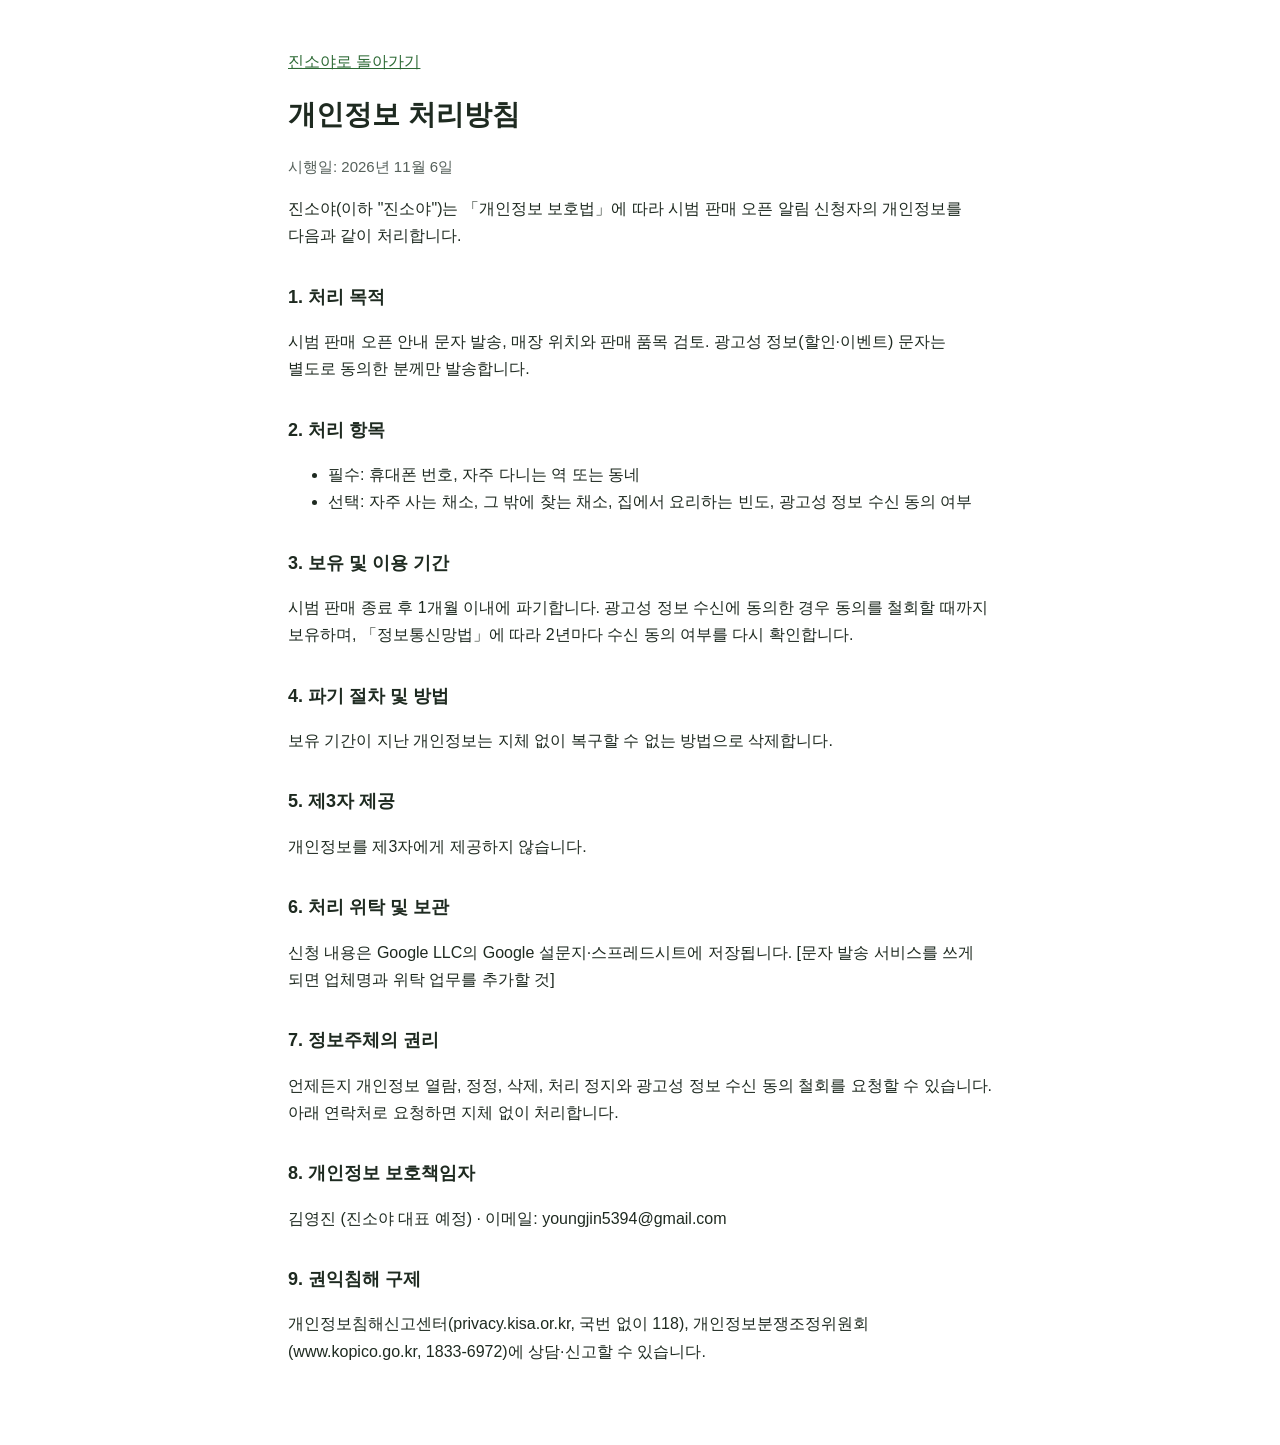
<file: privacy.html>
<!doctype html>
<html lang="ko">
<head>
<meta charset="utf-8">
<meta name="viewport" content="width=device-width, initial-scale=1">
<title>개인정보 처리방침 | 진소야</title>
<meta name="robots" content="noindex">
<style>
body{margin:0; font-family:-apple-system, BlinkMacSystemFont, "Apple SD Gothic Neo", "Pretendard", "Malgun Gothic", "Noto Sans KR", sans-serif; color:#1E2A20; line-height:1.7; word-break:keep-all}
main{max-width:44rem; margin:0 auto; padding:2rem 1.25rem 4rem}
h1{font-size:1.75rem; margin:1rem 0 .5rem}
h2{font-size:1.125rem; margin:2rem 0 .5rem}
p,li{font-size:1rem}
a{color:#2D6A35}
:focus-visible{outline:3px solid #C23A22; outline-offset:3px}
.muted{color:#55605A; font-size:.9375rem}
</style>
</head>
<body>
<main>
  <p><a href="index.html">진소야로 돌아가기</a></p>
  <h1>개인정보 처리방침</h1>
  <p class="muted">시행일: 2026년 11월 6일</p>

  <p>진소야(이하 "진소야")는 「개인정보 보호법」에 따라 시범 판매 오픈 알림 신청자의 개인정보를 다음과 같이 처리합니다.</p>

  <h2>1. 처리 목적</h2>
  <p>시범 판매 오픈 안내 문자 발송, 매장 위치와 판매 품목 검토. 광고성 정보(할인·이벤트) 문자는 별도로 동의한 분께만 발송합니다.</p>

  <h2>2. 처리 항목</h2>
  <ul>
    <li>필수: 휴대폰 번호, 자주 다니는 역 또는 동네</li>
    <li>선택: 자주 사는 채소, 그 밖에 찾는 채소, 집에서 요리하는 빈도, 광고성 정보 수신 동의 여부</li>
  </ul>

  <h2>3. 보유 및 이용 기간</h2>
  <p>시범 판매 종료 후 1개월 이내에 파기합니다. 광고성 정보 수신에 동의한 경우 동의를 철회할 때까지 보유하며, 「정보통신망법」에 따라 2년마다 수신 동의 여부를 다시 확인합니다.</p>

  <h2>4. 파기 절차 및 방법</h2>
  <p>보유 기간이 지난 개인정보는 지체 없이 복구할 수 없는 방법으로 삭제합니다.</p>

  <h2>5. 제3자 제공</h2>
  <p>개인정보를 제3자에게 제공하지 않습니다.</p>

  <h2>6. 처리 위탁 및 보관</h2>
  <p>신청 내용은 Google LLC의 Google 설문지·스프레드시트에 저장됩니다. [문자 발송 서비스를 쓰게 되면 업체명과 위탁 업무를 추가할 것]</p>

  <h2>7. 정보주체의 권리</h2>
  <p>언제든지 개인정보 열람, 정정, 삭제, 처리 정지와 광고성 정보 수신 동의 철회를 요청할 수 있습니다. 아래 연락처로 요청하면 지체 없이 처리합니다.</p>

  <h2>8. 개인정보 보호책임자</h2>
  <p>김영진 (진소야 대표 예정) · 이메일: youngjin5394@gmail.com</p>

  <h2>9. 권익침해 구제</h2>
  <p>개인정보침해신고센터(privacy.kisa.or.kr, 국번 없이 118), 개인정보분쟁조정위원회(www.kopico.go.kr, 1833-6972)에 상담·신고할 수 있습니다.</p>
</main>
</body>
</html>
</file>
